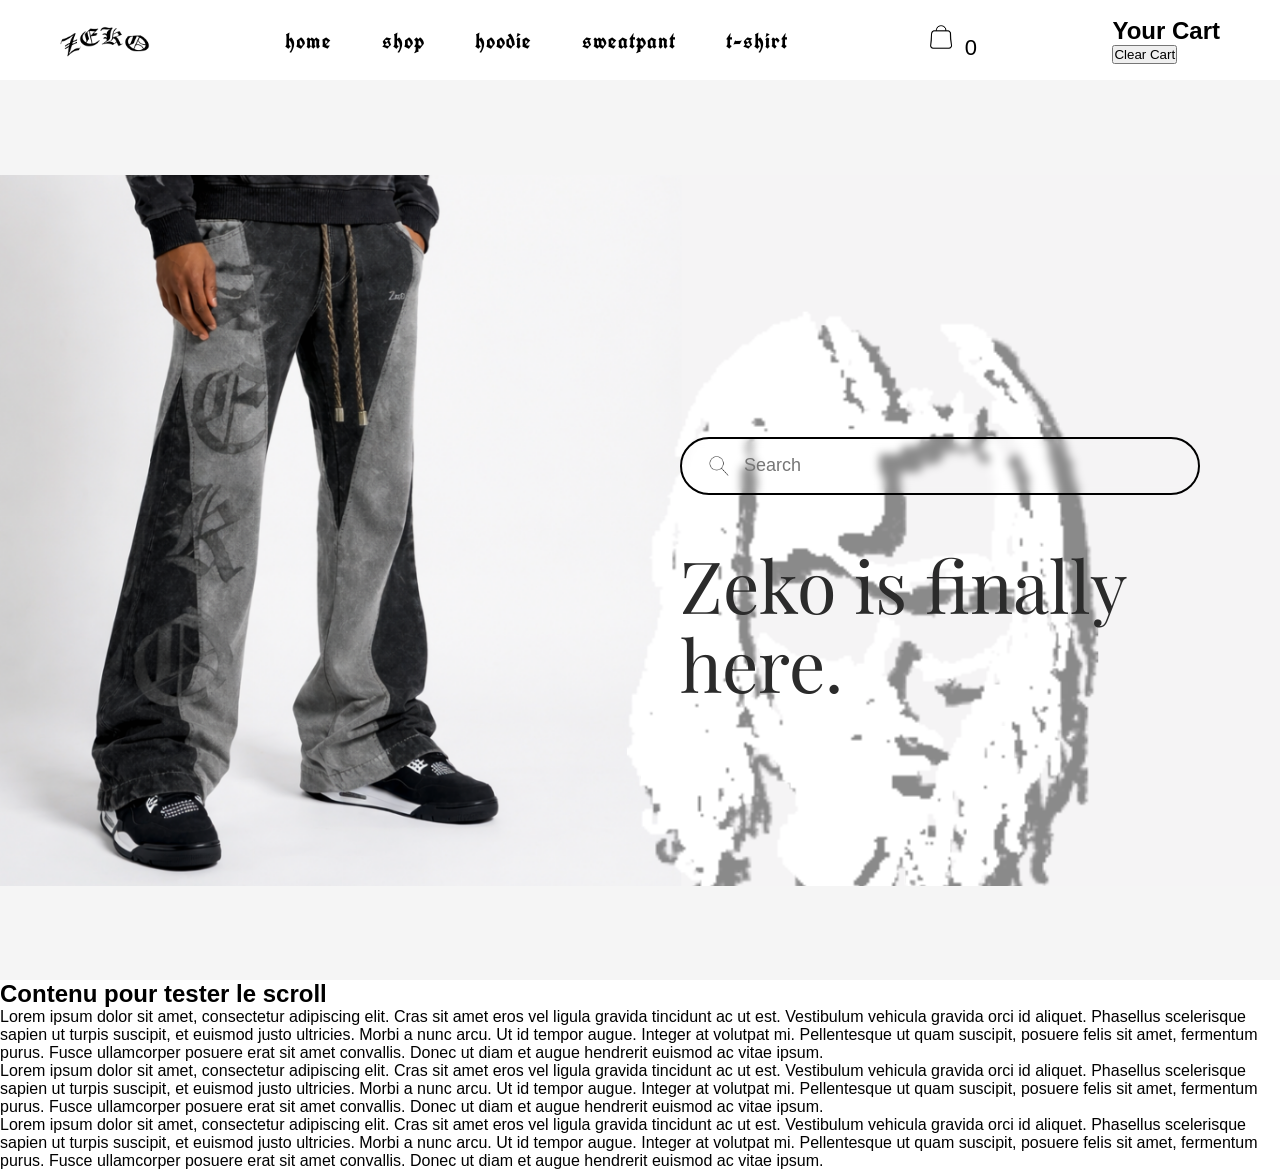
<file: index.html>
<!DOCTYPE html>
<html lang="fr">
<head>
    <meta charset="UTF-8">
    <title>Zeko</title>
	<link href="https://fonts.googleapis.com/css2?family=UnifrakturCook:wght@700&display=swap" rel="stylesheet">
<link href="https://fonts.googleapis.com/css2?family=Playfair+Display:wght@300&display=swap" rel="stylesheet">
    <link rel="stylesheet" href="style.css">
</head>
<body>

    <!-- HEADER -->
    <header id="header">
        <img src="logo.png" alt="Zeko logo" class="logo">

        <nav>
            <a href="index.html">home</a>  <!-- Lien vers la page d'accueil -->
            <a href="shop.html">shop</a>  <!-- Lien vers la page Shop -->
            <a href="hoodie.html">hoodie</a>
            <a href="#">sweatpant</a>
            <a href="#">t-shirt</a>
        </nav>

        <div class="cart">
    <img src="panier.png" alt="Panier logo" class="panier" onclick="toggleCart()">
    <span id="cart-count">0</span>  <!-- Affiche le nombre d'articles -->
</div>
<!-- Modal du panier -->
<div id="cart-modal" class="cart-modal">
    <div class="cart-content">
        <h2>Your Cart</h2>
        <ul id="cart-items"></ul>  <!-- Liste des articles -->
        <button onclick="clearCart()">Clear Cart</button>
    </div>
</div>
    </header>
	

    <!-- HERO -->
    <section class="hero">
        <div class="hero-left"></div>

        <div class="hero-right">
            <div class="search-bar">
        <img src="loupe.png" alt="search">
        <input type="text" id="search-input" placeholder="Search" oninput="searchProducts()">
    </div>

            <h1>
                Zeko is finally<br>
                here.
            </h1>
        </div>
    </section>
	<script>
    window.addEventListener('scroll', function() {
        let header = document.getElementById('header');
        if (window.scrollY > 50) {
            header.style.backgroundColor = 'rgba(0, 0, 0, 0.9)'; // deviens plus sombre au scroll
        } else {
            header.style.backgroundColor = 'rgba(0, 0, 0, 0)';
        }
    });
</script>
<section class="content">
    <h2>Contenu pour tester le scroll</h2>
    <p>Lorem ipsum dolor sit amet, consectetur adipiscing elit. Cras sit amet eros vel ligula gravida tincidunt ac ut est. Vestibulum vehicula gravida orci id aliquet. Phasellus scelerisque sapien ut turpis suscipit, et euismod justo ultricies. Morbi a nunc arcu. Ut id tempor augue. Integer at volutpat mi. Pellentesque ut quam suscipit, posuere felis sit amet, fermentum purus. Fusce ullamcorper posuere erat sit amet convallis. Donec ut diam et augue hendrerit euismod ac vitae ipsum.</p>
    <p>Lorem ipsum dolor sit amet, consectetur adipiscing elit. Cras sit amet eros vel ligula gravida tincidunt ac ut est. Vestibulum vehicula gravida orci id aliquet. Phasellus scelerisque sapien ut turpis suscipit, et euismod justo ultricies. Morbi a nunc arcu. Ut id tempor augue. Integer at volutpat mi. Pellentesque ut quam suscipit, posuere felis sit amet, fermentum purus. Fusce ullamcorper posuere erat sit amet convallis. Donec ut diam et augue hendrerit euismod ac vitae ipsum.</p>
    <p>Lorem ipsum dolor sit amet, consectetur adipiscing elit. Cras sit amet eros vel ligula gravida tincidunt ac ut est. Vestibulum vehicula gravida orci id aliquet. Phasellus scelerisque sapien ut turpis suscipit, et euismod justo ultricies. Morbi a nunc arcu. Ut id tempor augue. Integer at volutpat mi. Pellentesque ut quam suscipit, posuere felis sit amet, fermentum purus. Fusce ullamcorper posuere erat sit amet convallis. Donec ut diam et augue hendrerit euismod ac vitae ipsum.</p>
    <!-- Ajoute autant de contenu que nécessaire pour tester -->
</section>
<script>
    // Ajoute ou enlève la classe .scrolled au header selon le scroll
    window.addEventListener('scroll', function() {
        let header = document.getElementById('header');
        if (window.scrollY > 50) {  /* Quand tu scrolles plus de 50px */
            header.classList.add('scrolled');  /* Ajouter la classe 'scrolled' */
        } else {
            header.classList.remove('scrolled');  /* Retirer la classe 'scrolled' */
        }
    });
</script>
<script>
function searchProducts() {
    const query = document.getElementById('search-input').value.toLowerCase();  // Récupère la valeur saisie
    const products = document.querySelectorAll('.product-card');  // Sélectionne tous les produits

    // Pour chaque produit, on vérifie si le nom du produit contient la recherche
    products.forEach(product => {
        const productName = product.querySelector('h3').textContent.toLowerCase(); // Récupère le nom du produit
        if (productName.includes(query)) {
            product.style.display = 'block';  // Afficher le produit si le nom correspond
        } else {
            product.style.display = 'none';  // Cacher le produit sinon
        }
    });
}
</script>
<script>
function toggleCart() {
    const cartModal = document.getElementById('cart-modal');
    cartModal.style.display = cartModal.style.display === 'block' ? 'none' : 'block';
}

// Tableau pour stocker les produits dans le panier
let cart = [];

// Fonction pour ajouter un produit au panier
function addToCart(productName, productPrice) {
    cart.push({ name: productName, price: productPrice });
    updateCart();
}

// Fonction pour mettre à jour l'affichage du panier
function updateCart() {
    const cartCount = document.getElementById('cart-count');
    const cartItems = document.getElementById('cart-items');
    
    // Afficher le nombre d'articles dans le panier
    cartCount.textContent = cart.length;
    
    // Afficher les articles dans le panier
    cartItems.innerHTML = '';  // Effacer les anciens articles
    cart.forEach(item => {
        const li = document.createElement('li');
        li.textContent = `${item.name} - $${item.price}`;
        cartItems.appendChild(li);
    });
}

// Fonction pour vider le panier
function clearCart() {
    cart = [];
    updateCart();
}
</script>

</body>
</html>
</file>
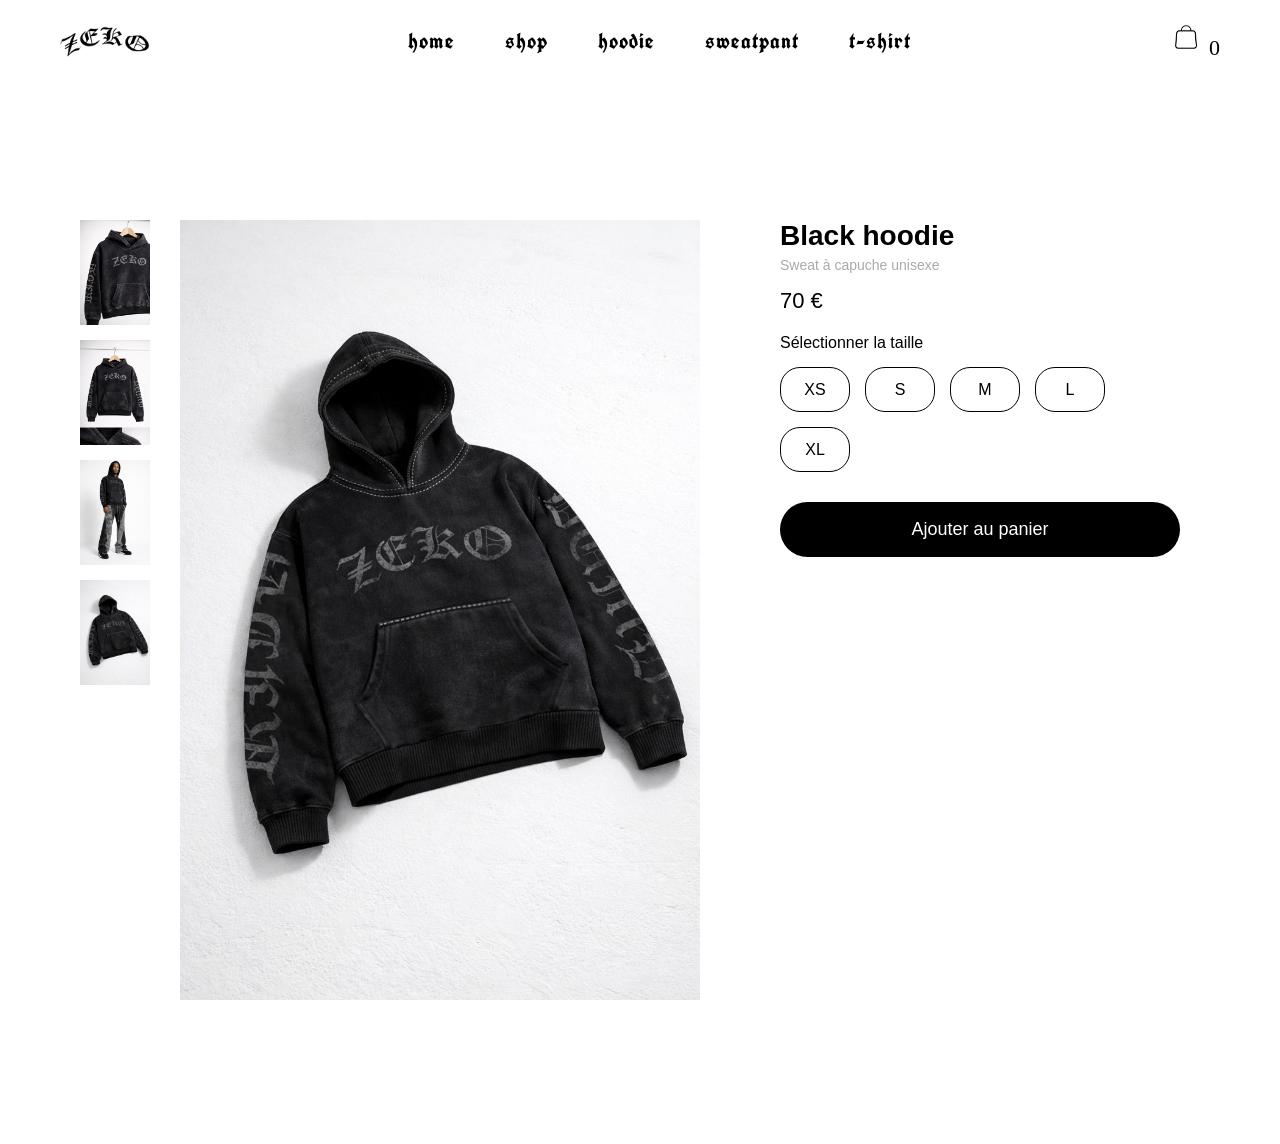
<file: hoodie.html>
<!DOCTYPE html>
<html lang="fr">
<head>
    <meta charset="UTF-8">
    <title>Black Hoodie – Zeko</title>
    <meta name="viewport" content="width=device-width, initial-scale=1.0">

    <!-- FONTS -->
    <link href="https://fonts.googleapis.com/css2?family=UnifrakturCook:wght@700&display=swap" rel="stylesheet">
    <link href="https://fonts.googleapis.com/css2?family=Playfair+Display:wght@400&display=swap" rel="stylesheet">

    <link rel="stylesheet" href="hoodiestyle.css">
</head>
<body>

<!-- HEADER -->
<header id="header">
    <img src="logo.png" alt="Zeko logo" class="logo">

    <nav>
        <a href="index.html">home</a>
        <a href="shop.html">shop</a>
        <a href="#">hoodie</a>
        <a href="#">sweatpant</a>
        <a href="#">t-shirt</a>
    </nav>

    <div class="cart">
        <img src="panier.png" alt="Panier logo" class="panier">
        <span id="cart-count">0</span> <!-- Affiche le nombre d'articles -->
    </div>
</header>

<!-- PRODUCT PAGE -->
<main class="product-page">

    <!-- LEFT : IMAGES -->
    <div class="product-images">
        <div class="thumbnails">
            <img src="hoodie 1.png" class="thumb" alt="hoodie image 1">
            <img src="hoodie 2.png" class="thumb" alt="hoodie image 2">
            <img src="hoodie 3.png" class="thumb" alt="hoodie image 3">
            <img src="hoodie 4.jpeg" class="thumb" alt="hoodie image 4">
        </div>

        <div class="main-image">
            <img src="hoodie main.jpeg" id="main-img" alt="Black Hoodie">
        </div>

    </div>

    <!-- RIGHT : INFO -->
    <div class="product-info">
        <h1>Black hoodie</h1>
        <p class="subtitle">Sweat à capuche unisexe</p>
        <p class="price">70 €</p>

        <p class="size-title">Sélectionner la taille</p>

        <div class="sizes">
            <button>XS</button>
            <button>S</button>
            <button>M</button>
            <button>L</button>
            <button>XL</button>
        </div>

        <button class="add-to-cart">Ajouter au panier</button>
    </div>

</main>

<!-- JS -->
<script>
// CHANGEMENT IMAGE
document.querySelectorAll(".thumb").forEach(img => {
    img.addEventListener("click", () => {
        document.getElementById("main-img").src = img.src;
    });
});

// HEADER SCROLL - CHANGE LA COULEUR DU COMPTEUR
window.addEventListener("scroll", function() {
    const header = document.getElementById("header");
    const cartCount = document.getElementById("cart-count");

    // Si on est en bas du scroll, le header devient sombre
    if (window.scrollY > 50) {
        header.classList.add("scrolled");
        cartCount.style.color = "white"; // Change couleur du chiffre du panier
    } else {
        header.classList.remove("scrolled");
        cartCount.style.color = "black"; // Retourne à la couleur d'origine
    }
});

// SÉLECTION DE TAILLE
let selectedSize = null;

document.querySelectorAll(".sizes button").forEach(btn => {
    btn.addEventListener("click", () => {
        document.querySelectorAll(".sizes button")
            .forEach(b => b.classList.remove("active"));

        btn.classList.add("active");
        selectedSize = btn.innerText;
    });
});

// AJOUTER AU PANIER
const cartCount = document.getElementById("cart-count");

function updateCartCount() {
    const cart = JSON.parse(localStorage.getItem("cart")) || [];
    cartCount.innerText = cart.length;
}

updateCartCount();

document.querySelector(".add-to-cart").addEventListener("click", () => {

    if (!selectedSize) {
        alert("Veuillez sélectionner une taille");
        return;
    }

    const product = {
        name: "Black Hoodie",
        price: 70,
        size: selectedSize,
        image: document.getElementById("main-img").src
    };

    const cart = JSON.parse(localStorage.getItem("cart")) || [];
    cart.push(product);
    localStorage.setItem("cart", JSON.stringify(cart));

    updateCartCount();
});
</script>

</body>
</html>
</file>
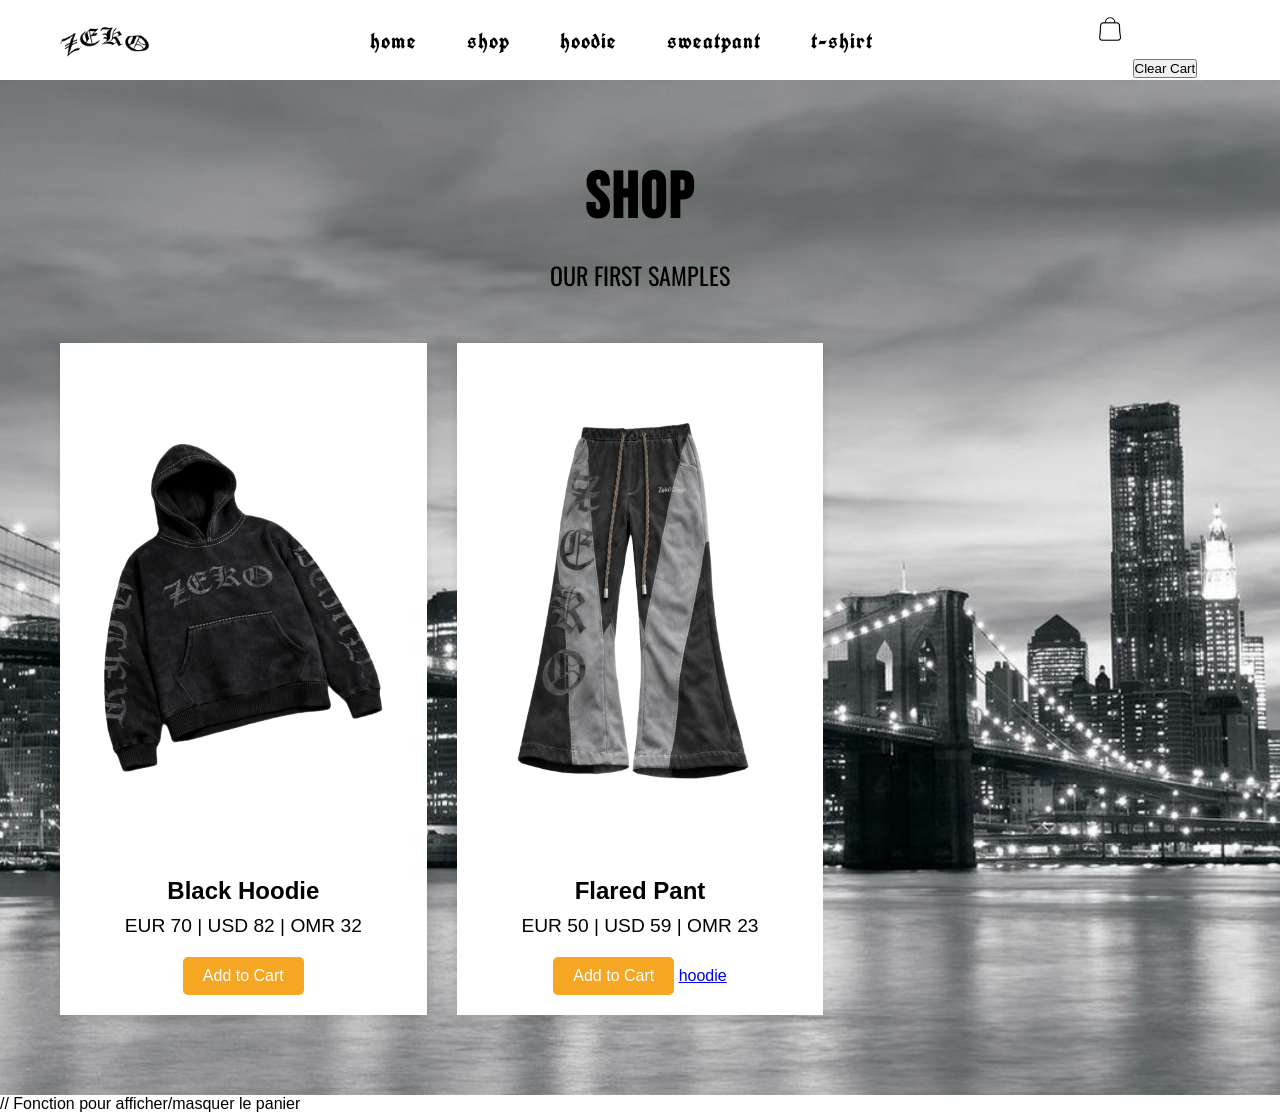
<file: shop.html>
<!DOCTYPE html>
<html lang="fr">
<head>
    <meta charset="UTF-8">
    <meta name="viewport" content="width=device-width, initial-scale=1.0">
    <title>Shop - Zeko</title>
    <!-- Lien vers les polices -->
    <link href="https://fonts.googleapis.com/css2?family=UnifrakturCook:wght@700&display=swap" rel="stylesheet">
    <link href="https://fonts.googleapis.com/css2?family=Bebas+Neue&display=swap" rel="stylesheet"> <!-- Police pour SHOP -->
    <link href="https://fonts.googleapis.com/css2?family=Oswald:wght@700&display=swap" rel="stylesheet"> <!-- Police pour OUR FIRST SAMPLES -->
    <link rel="stylesheet" href="shopstyle.css"> <!-- Lien vers ton fichier CSS -->
</head>
<body>

    <!-- HEADER -->
    <header id="header">
        <img src="logo.png" alt="Zeko logo" class="logo">

        <nav>
            <a href="index.html">home</a>  <!-- Lien vers la page d'accueil -->
            <a href="shop.html">shop</a>  <!-- Lien vers la page Shop -->
            <a href="hoodie.html">hoodie</a>
            <a href="#">sweatpant</a>
            <a href="#">t-shirt</a>
        </nav>

        <div class="cart">
    <img src="panier.png" alt="Panier logo" class="panier" onclick="toggleCart()">
    <span id="cart-count">0</span>  <!-- Affiche le nombre d'articles -->
</div>
<!-- Modal du panier -->
<div id="cart-modal" class="cart-modal">
    <div class="cart-content">
        <h2>Your Cart</h2>
        <ul id="cart-items"></ul>  <!-- Liste des articles -->
        <button onclick="clearCart()">Clear Cart</button>
    </div>
</div>
    </header>

    <!-- MAIN CONTENT -->
    <main class="shop-container">
        <h1 class="shop-title">SHOP</h1>
        <p class="shop-description">OUR FIRST SAMPLES</p>

        <!-- Products -->
        <div class="product-grid">
    <!-- Product 1: Black Hoodie -->
    <div class="product-card">
        <img src="blackhoodie.png" alt="Black Hoodie" class="product-img">
        <h3>Black Hoodie</h3>
        <p>EUR 70 | USD 82 | OMR 32</p>
        <button class="add-to-cart" onclick="addToCart('Black Hoodie', 70)">Add to Cart</button>
    </div>

            <!-- Product 2 -->
            <div class="product-card">
        <img src="flared.png" alt="Flared Pant" class="product-img">
        <h3>Flared Pant</h3>
        <p>EUR 50 | USD 59 | OMR 23</p>
        <button class="add-to-cart" onclick="addToCart('Flared Pant', 50)">Add to Cart</button>
				<a href="hoodie.html">hoodie</a>
    </div>
</div>
    </main>
	// Fonction pour afficher/masquer le panier
	<script>
function toggleCart() {
    const cartModal = document.getElementById('cart-modal');
    cartModal.style.display = cartModal.style.display === 'block' ? 'none' : 'block';
}

// Tableau pour stocker les produits dans le panier
let cart = [];

// Fonction pour ajouter un produit au panier
function addToCart(productName, productPrice) {
    cart.push({ name: productName, price: productPrice });
    updateCart();
}

// Fonction pour mettre à jour l'affichage du panier
function updateCart() {
    const cartCount = document.getElementById('cart-count');
    const cartItems = document.getElementById('cart-items');
    
    // Afficher le nombre d'articles dans le panier
    cartCount.textContent = cart.length;
    
    // Afficher les articles dans le panier
    cartItems.innerHTML = '';  // Effacer les anciens articles
    cart.forEach(item => {
        const li = document.createElement('li');
        li.textContent = `${item.name} - $${item.price}`;
        cartItems.appendChild(li);
    });
}

// Fonction pour vider le panier
function clearCart() {
    cart = [];
    updateCart();
}
</script>
<script>
    // Ajoute ou enlève la classe .scrolled au header selon le scroll
    window.addEventListener('scroll', function() {
        let header = document.getElementById('header');
        if (window.scrollY > 50) {  /* Quand tu scrolles plus de 50px */
            header.classList.add('scrolled');  /* Ajouter la classe 'scrolled' */
        } else {
            header.classList.remove('scrolled');  /* Retirer la classe 'scrolled' */
        }
    });
</script>


</body>



</html>
</file>
<file: style.css>
/* RESET */
* {
    margin: 0;
    padding: 0;
    box-sizing: border-box;
}

body {
    font-family: Arial, sans-serif;
}

/* HEADER */
header {
    position: sticky;
    top: 0;
    left: 0;
    width: 100%;
    height: 80px;
    display: flex;
    align-items: center;
    justify-content: space-between;
    padding: 0 60px;
    color: white  /* Fond blanc quand on est en haut */
    z-index: 1000;
    transition: background-color 0.3s ease, color 0.3s ease, backdrop-filter 0.3s ease;  /* Transition fluide */
    background: rgba(255, 255, 255, 0);  /* Fond sombre et transparent au scroll */
}
header.scrolled {
    background: rgba(0, 0, 0, 0.7);  /* Fond sombre au scroll */
    backdrop-filter: blur(10px);  /* Flou du fond */
}

header .logo {
    height: 90px;
    filter: none;  /* Noir par défaut (logo blanc) */
    transition: filter 0.3s ease;  /* Transition fluide */
}

/* Quand on scroll (ajouter la classe .scrolled au header) */
header.scrolled .logo {
	filter: invert(1)
}
.panier{
	height: 35px;
	filter: invert(1)
    
	}
	header.scrolled .panier{
	filter: none
	}

nav {
    display: flex;
    gap: 50px;
}
header.scrolled .nav{
	filter: invert(1)
}

nav a {
    color: black;  /* Liens noirs quand on est en haut */
    text-decoration: none;
    font-size: 22px;
    font-family: 'UnifrakturCook', cursive;
    letter-spacing: 1px;
    transition: color 0.3s ease;  /* Transition fluide pour le survol */
}header.scrolled nav a {
    color: white;  /* Change la couleur des liens en blanc quand on scroll */
}

nav a:hover {
    transform: scale(1.1);
    color: white; /* couleur au survol, à ajuster selon ton choix */
}

.cart {
    color: black;  /* Icône du panier noir au début */
    font-size: 22px;
    transition: color 0.3s ease;  /* Transition fluide pour l'icône */
}

/* HERO */
.hero {
    display: flex;
    height: 100vh;

    background-image: url("ty.png");
    background-repeat: no-repeat;
    background-size: contain;
    background-position: left center;
    background-color: #f5f5f5;

    padding-top: 80px;
}

.hero-left {
    width: 50%;
}

.hero-right {
    width: 50%;

    display: flex;
    flex-direction: column;
    justify-content: center;

    padding-left: 40px;
}

/* SEARCH BAR */
.search-bar {
    width: 520px;

    display: flex;
    align-items: center;
    gap: 14px;

    border: 2px solid black;
    border-radius: 40px;

    padding: 16px 26px;
    margin-bottom: 50px;

    background: rgba(0.55, 0, 0, 0);
    backdrop-filter: blur(4px);
}

.search-bar img {
    width: 22px;
}

.search-bar input {
    border: none;
    outline: none;
    background: transparent;
    font-size: 18px;
    width: 100%;
}

/* HERO TEXT */
.hero-right h1 {
    font-size: 72px;
    font-weight: 300;
    line-height: 1.1;
    color: #2b2b2b;
    font-family: 'Playfair Display', serif;
}
}
/* ========================= */
/* 📱 MOBILE (max 768px) */
/* ========================= */
@media (max-width: 768px) {

    header {
        height: 65px;
        padding: 0 20px;
    }

    header .logo {
        height: 60px;
    }

    nav {
        gap: 18px;
    }

    nav a {
        font-size: 16px;
    }

    .panier {
        height: 28px;
    }
}
@media (max-width: 768px) {

    .hero {
        flex-direction: column;
        height: auto;
    }

    .hero-left {
        display: none; /* cache la partie gauche sur mobile */
    }

    .hero-right {
        width: 100%;
        padding: 40px 20px;
        align-items: center;
        text-align: center;
    }

    .hero h1 {
        font-size: 2.2rem;
        line-height: 1.2;
    }

    .search-bar {
        width: 100%;
        max-width: 320px;
    }
}
</file>
<file: hoodiestyle.css>
/* RESET */
* {
    margin: 0;
    padding: 0;
    box-sizing: border-box;
}

body {
    background: white;
    color: black;
}

/* HEADER */
header {
    position: sticky;
    top: 0;
    left: 0;
    width: 100%;
    height: 80px;
    display: flex;
    align-items: center;
    justify-content: space-between;
    padding: 0 60px;
    color: white  /* Fond blanc quand on est en haut */
    z-index: 1000;
    transition: background-color 0.3s ease, color 0.3s ease, backdrop-filter 0.3s ease;  /* Transition fluide */
    background: rgba(255, 255, 255, 0);  /* Fond sombre et transparent au scroll */
}
header.scrolled {
    background: rgba(0, 0, 0, 0.9);  /* Fond sombre au scroll */
    backdrop-filter: blur(10px);  /* Flou du fond */
}

header .logo {
    height: 90px;
    filter: none;  /* Noir par défaut (logo blanc) */
    transition: filter 0.3s ease;  /* Transition fluide */
}

/* Quand on scroll (ajouter la classe .scrolled au header) */
header.scrolled .logo {
	filter: invert(1)
}
.panier{
	height: 35px;
	filter: invert(1)
    
	}
	header.scrolled .panier{
	filter: none
	}

.logo {
    height: 45px;
}

nav {
    display: flex;
    gap: 50px;
}
header.scrolled .nav{
	filter: invert(1)
}

nav a {
    color: black;  /* Liens noirs quand on est en haut */
    text-decoration: none;
    font-size: 22px;
    font-family: 'UnifrakturCook', cursive;
    letter-spacing: 1px;
    transition: color 0.3s ease;  /* Transition fluide pour le survol */
}header.scrolled nav a {
    color: white;  /* Change la couleur des liens en blanc quand on scroll */
}

nav a:hover {
    transform: scale(1.1);
    color: white; /* couleur au survol, à ajuster selon ton choix */
}

.cart {
    color: black;  /* Icône du panier noir au début */
    font-size: 22px;
    transition: color 0.3s ease;  /* Transition fluide pour l'icône */
}

/* PRODUCT PAGE */
.product-page {
    display: flex;
    gap: 80px;
    padding: 140px 80px;
}

/* IMAGES */
.product-images {
    display: flex;
    gap: 30px;
}

.thumbnails {
    display: flex;
    flex-direction: column;
    gap: 15px;
}

.thumbnails img {
    width: 70px;
    cursor: pointer;
}

.main-image img {
    width: 520px;
}

/* INFO */
.product-info {
    max-width: 400px;
	font-family: 'Arial', sans-serif;
}

.product-info h1 {
    font-family: 'Arial', sans-serif;
    font-size: 28px;
    margin-bottom: 5px;
}

.subtitle {
    color: #aaa;
    font-size: 14px;
    margin-bottom: 15px;
}

.price {
    font-size: 22px;
    margin-bottom: 20px;
}

.color-preview img {
    width: 90px;
    border: 2px solid black;
    border-radius: 12px;
    margin-bottom: 30px;
}

/* SIZES */
.size-title {
    font-size: 16px;
    margin-bottom: 15px;
}

.sizes {
    display: flex;
    flex-wrap: wrap;
    gap: 15px;
    margin-bottom: 30px;
}

.sizes button {
    width: 70px;
    height: 45px;
    border-radius: 20px;
    border: 1px solid black;
    background: white;
    cursor: pointer;
    font-size: 16px;
}

.sizes button.active {
    background: black;
    color: white;
}

/* ADD TO CART */
.add-to-cart {
    width: 100%;
    height: 55px;
    border-radius: 30px;
    background: black;
    color: white;
    font-size: 18px;
    border: none;
    cursor: pointer;
}
.sizes button {
    transition: transform 0.3s ease, background-color 0.3s ease, color 0.3s ease;
}

.sizes button:hover {
    transform: scale(1.1);  /* Agrandissement léger */
    background-color: black;  /* Change la couleur de fond */
    color: white;  /* Change la couleur du texte */
}
.sizes button.active {
    transform: scale(0.95);  /* Réduction du bouton */
    background-color: black;  /* Couleur de fond active */
    color: white;  /* Couleur du texte active */
}
</file>
<file: shopstyle.css>
/* GLOBAL STYLES */
* {
    margin: 0;
    padding: 0;
    box-sizing: border-box;
}

body {
    font-family: Arial, sans-serif;
}
.shop-container {
    padding: 80px 60px;
    background-image: url('fond.jpg');  /* Remplace par le chemin de ton image */
    background-size: cover;  /* L'image couvre toute la surface de la section */
    background-position: center;  /* Centrer l'image */
    background-repeat: no-repeat;  /* Ne pas répéter l'image */
    min-height: 100vh;
    text-align: center;
}

/* HEADER */
header {
    position: sticky;
    top: 0;
    left: 0;
    width: 100%;
    height: 80px;
    display: flex;
    align-items: center;
    justify-content: center;  /* Centrer les éléments dans le header */
    padding: 0 60px;
    color: white;  /* Texte blanc par défaut */
    z-index: 1000;
    transition: background-color 0.3s ease, color 0.3s ease, backdrop-filter 0.3s ease;  /* Transition fluide */
    background: rgba(255, 255, 255, 0);  /* Transparent au début */
}

header.scrolled {
    background: rgba(0, 0, 0, 0.7);  /* Fond sombre au scroll */
    backdrop-filter: blur(10px);  /* Flou du fond */
}

/* LOGO */
header .logo {
    height: 90px;
    filter: none;  /* Noir par défaut (logo blanc) */
    transition: filter 0.3s ease;  /* Transition fluide */
}

/* Quand on scroll (ajouter la classe .scrolled au header) */
header.scrolled .logo {
    filter: invert(1);  /* Logo blanc au scroll */
}

/* PANIER */
.panier {
    height: 35px;
    filter: invert(1);  /* Panier blanc au début */
}

header.scrolled .panier {
    filter: none;  /* Panier noir au scroll */
}

/* NAVIGATION */
nav {
    display: flex;
    justify-content: center;  /* Centrer les liens horizontalement */
    width: 100%;  /* Prendre toute la largeur du header */
    gap: 50px;  /* Espacement entre les liens */
}

nav a {
    color: black;  /* Liens noirs quand on est en haut */
    text-decoration: none;
    font-size: 22px;
    font-family: 'UnifrakturCook', cursive;
    letter-spacing: 1px;
    transition: color 0.3s ease;  /* Transition fluide pour le survol */
}

header.scrolled nav a {
    color: white;  /* Liens blancs au scroll */
}

nav a:hover {
    transform: scale(1.1);
    color: ; # FFA500 /* couleur au survol, à ajuster selon ton choix */
}
/* PAGE SHOP */
.shop-container {
    padding: 80px 60px;
    background-color: #f4f4f4;
    min-height: 100vh;
    text-align: center;
}

.shop-title {
    font-size: 4rem;  /* Plus grand pour correspondre au design */
    font-family: 'Bebas Neue', sans-serif;  /* Police style académique américaine */
    margin-bottom: 20px;
    letter-spacing: 2px;
}

.shop-description {
    font-size: 1.5rem;
    font-family: 'Oswald', sans-serif;  /* Police en majuscules */
    text-transform: uppercase;  /* Tout en majuscules comme sur le design */
    margin-bottom: 50px;
}

.product-grid {
    display: grid;
    grid-template-columns: repeat(auto-fill, minmax(300px, 1fr));
    gap: 30px;
    justify-items: center;
}

/* Carte produit */
.product-card {
    background-color: white;  /* Fond blanc derrière les produits */
    padding: 20px;
    text-align: center;
    border-radius: 0px;  /* Bord arrondi pour un effet plus doux */
    box-shadow: 0 4px 8px rgba(0, 0, 0, 0.1);  /* Ombre légère pour donner de la profondeur */
    transition: transform 0.3s ease;  /* Transition fluide */
}

.product-img {
    width: 100%;
    height: auto;  /* Garder les proportions de l'image PNG */
    border-radius: 10px;  /* Bord arrondi de l'image */
}

.product-card h3 {
    font-size: 1.5rem;
    margin: 20px 0 10px;
	color: black
}

.product-card p {
    font-size: 1.2rem;
    margin-bottom: 20px;*
	color: white
}

.product-card .add-to-cart {
    background-color: #f5a623;
    color: white;
    padding: 10px 20px;
    font-size: 16px;
    border: none;
    border-radius: 5px;
    cursor: pointer;
    transition: background-color 0.3s ease;
}

.product-card .add-to-cart:hover {
    background-color: #e07818;
}

/* Effet de survol sur la carte produit */
.product-card:hover {
    transform: translateY(-10px);
}
/* ========================= */
/* 📱 MOBILE (max 768px) */
/* ========================= */
@media (max-width: 768px) {

    header {
        height: 65px;
        padding: 0 20px;
    }

    header .logo {
        height: 60px;
    }

    nav {
        gap: 18px;
    }

    nav a {
        font-size: 16px;
    }

    .panier {
        height: 28px;
    }
}
@media (max-width: 768px) {

    .shop-container {
        padding: 60px 20px;
    }

    .shop-title {
        font-size: 3rem;
    }

    .shop-description {
        font-size: 1.2rem;
    }

    .product-grid {
        grid-template-columns: 1fr; /* 1 produit par ligne */
        gap: 40px;
    }

    .product-card {
        width: 100%;
    }

    .product-img {
        max-width: 280px;
        margin: 0 auto;
    }
}
@media (hover: none) {
    nav a:hover,
    .product-card:hover {
        transform: none;
    }
}
</file>
